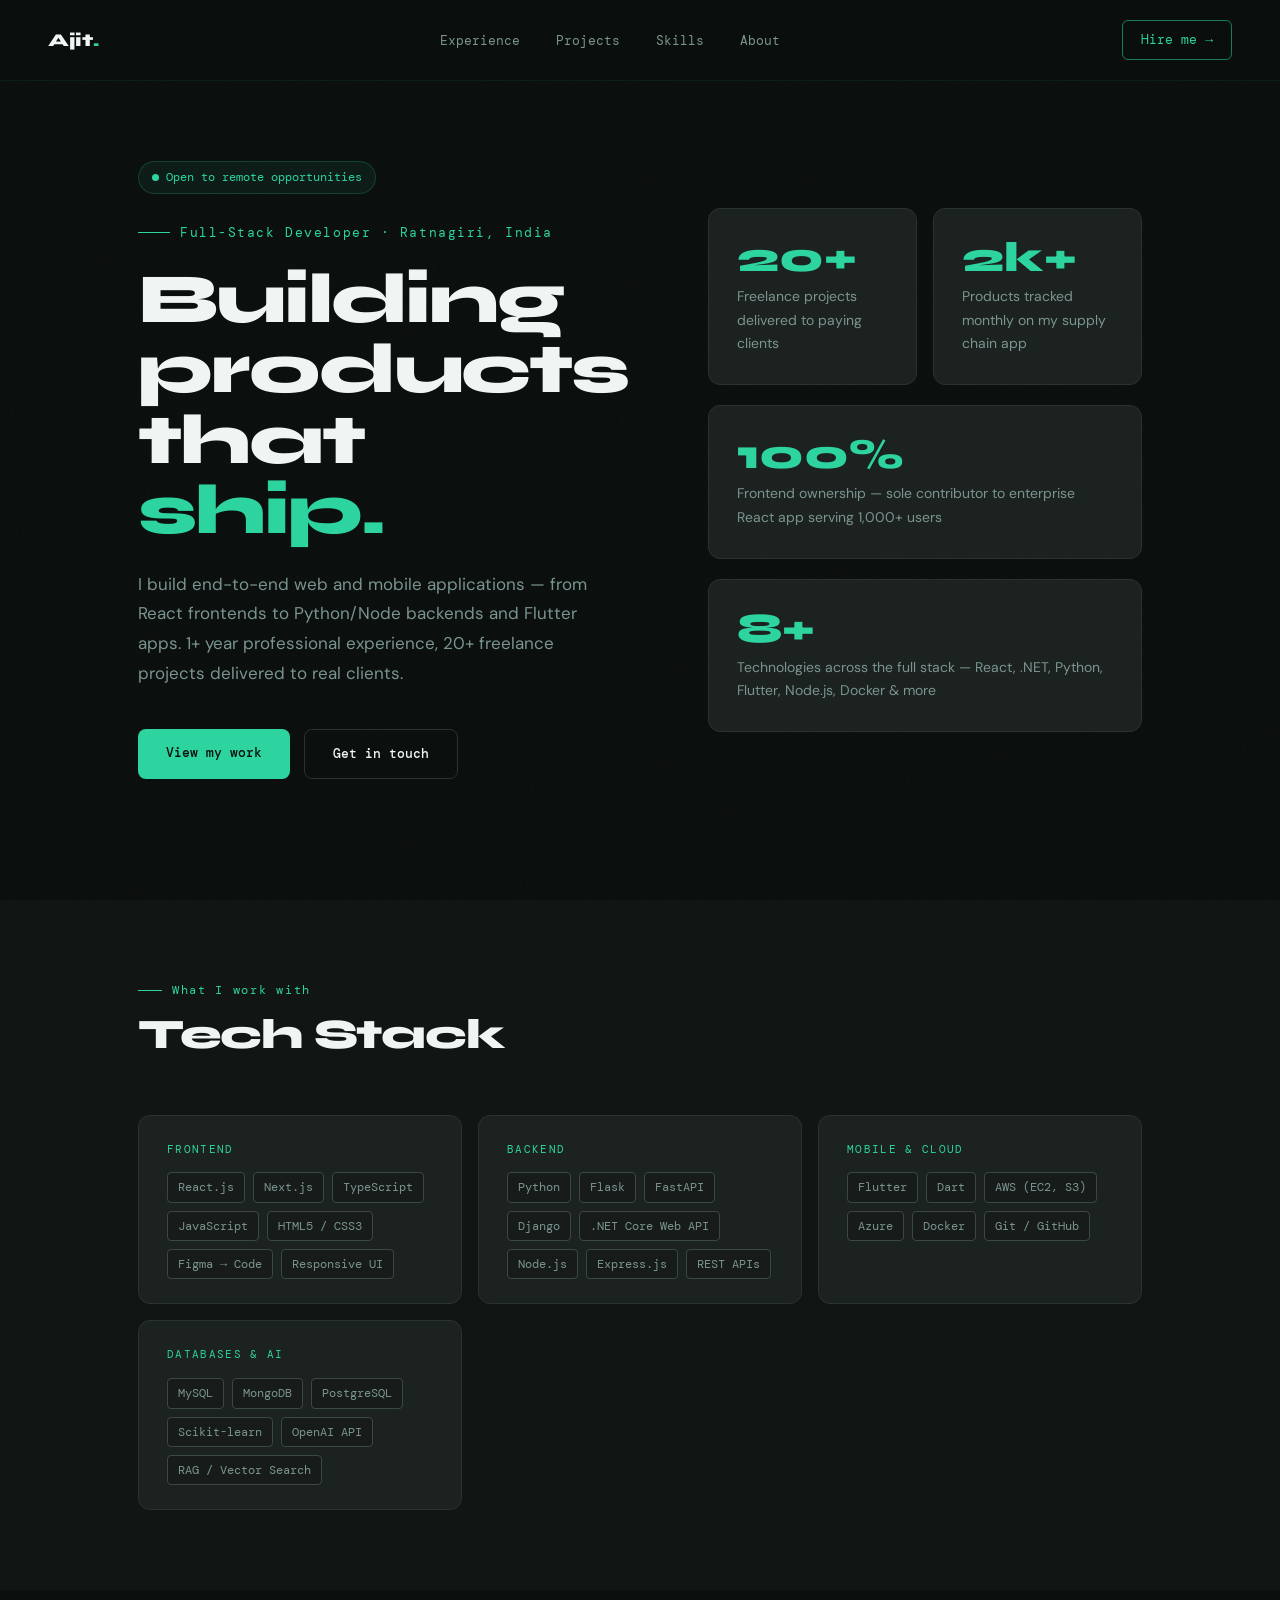
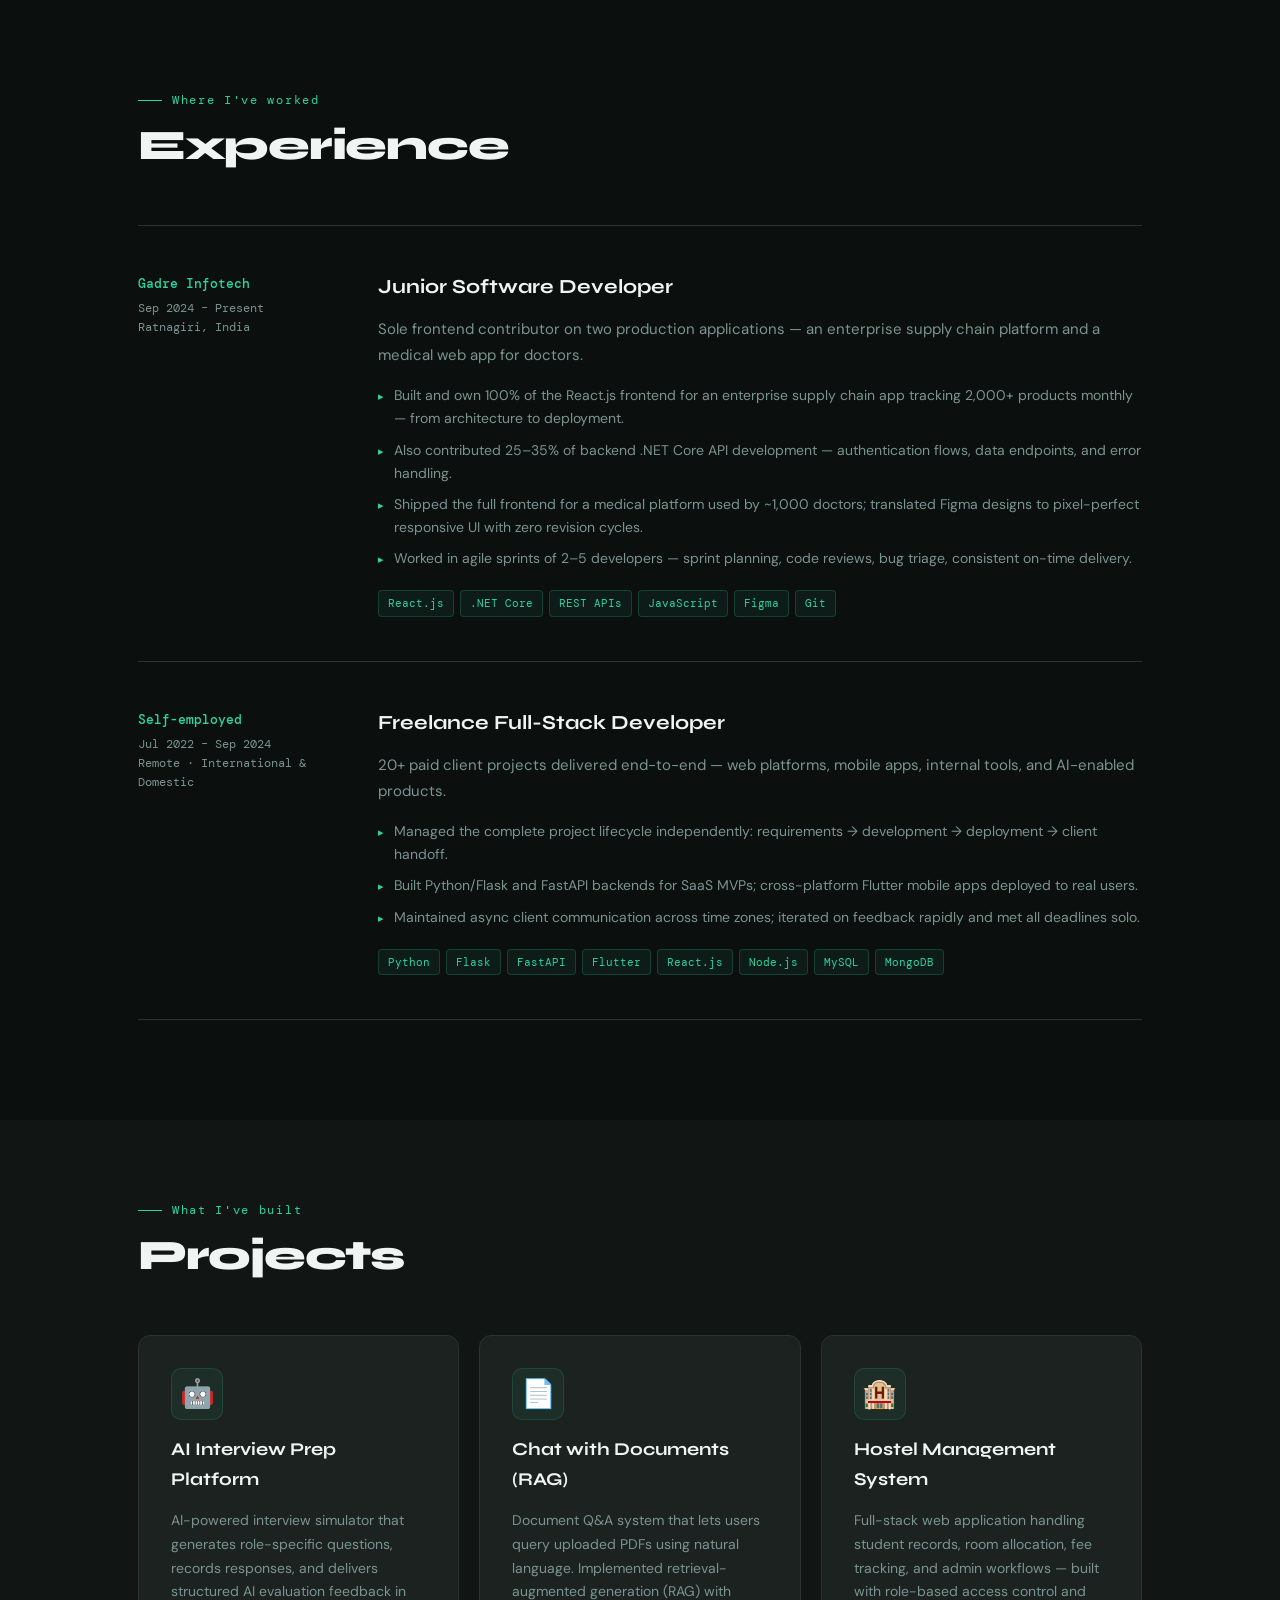
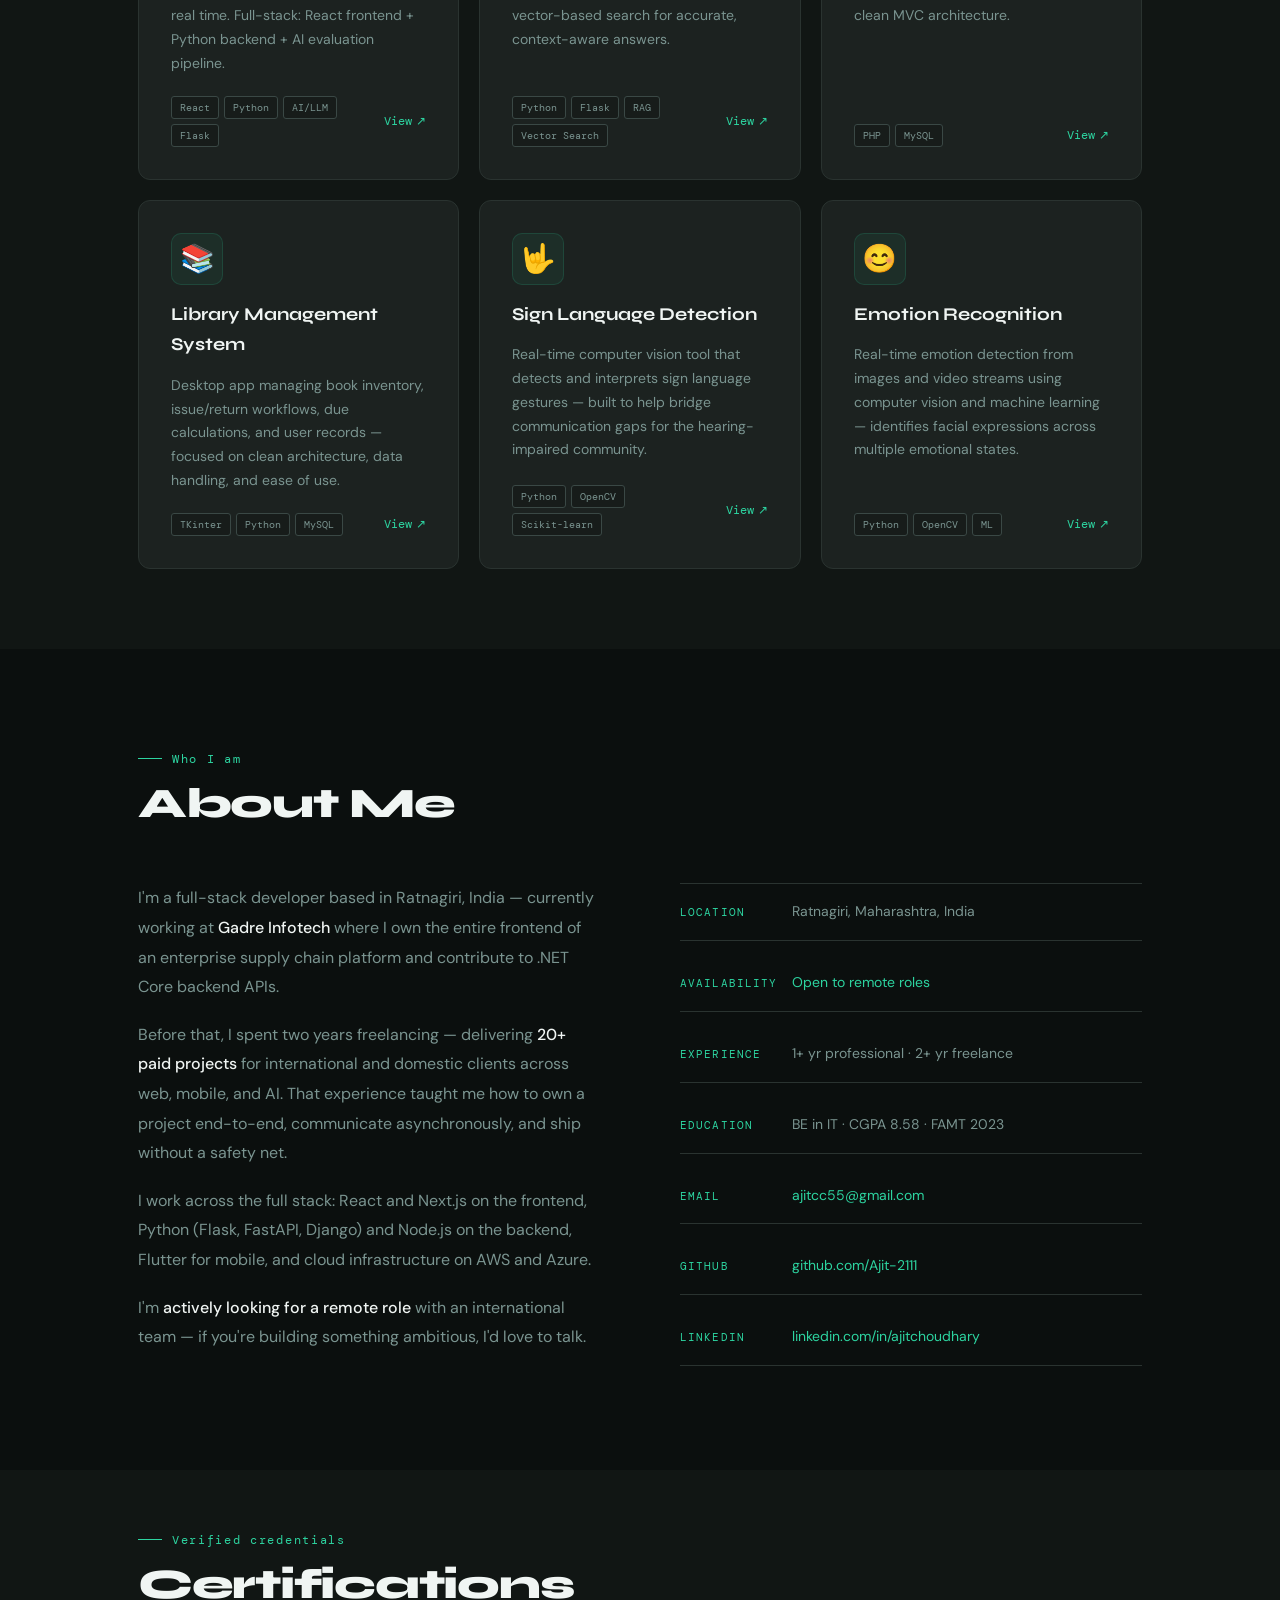
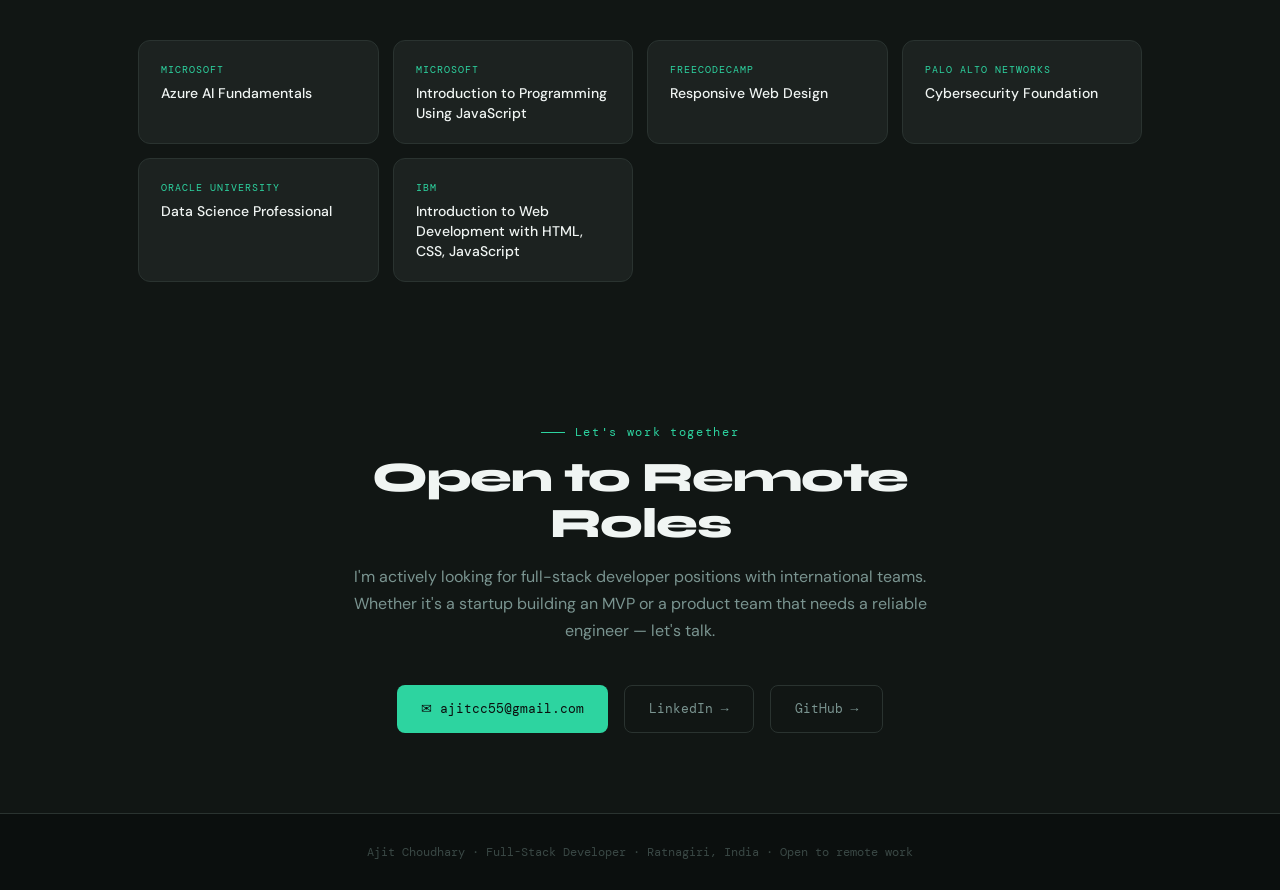
<file: index_v2.html>
<!DOCTYPE html>
<html lang="en">
<head>
<meta charset="UTF-8"/>
<meta name="viewport" content="width=device-width, initial-scale=1.0"/>
<title>Ajit Choudhary — Full-Stack Developer</title>
<link rel="preconnect" href="https://fonts.googleapis.com"/>
<link rel="preconnect" href="https://fonts.gstatic.com" crossorigin/>
<link href="https://fonts.googleapis.com/css2?family=Syne:wght@400;600;700;800&family=DM+Sans:ital,wght@0,300;0,400;0,500;1,300&family=DM+Mono:wght@400;500&display=swap" rel="stylesheet"/>
<style>
:root {
  --bg:       #0B0F0E;
  --bg2:      #111614;
  --bg3:      #171C1A;
  --surface:  #1C2220;
  --border:   #2A3330;
  --teal:     #2DD4A0;
  --teal-dim: #1A7A5E;
  --teal-bg:  rgba(45,212,160,0.07);
  --white:    #F0F5F3;
  --muted:    #7A9490;
  --faint:    #3A4845;
  --font-display: 'Syne', sans-serif;
  --font-body:    'DM Sans', sans-serif;
  --font-mono:    'DM Mono', monospace;
  --max: 1100px;
  --radius: 12px;
}

*, *::before, *::after { box-sizing: border-box; margin: 0; padding: 0; }

html { scroll-behavior: smooth; }

body {
  background: var(--bg);
  color: var(--white);
  font-family: var(--font-body);
  font-size: 16px;
  line-height: 1.7;
  overflow-x: hidden;
}

/* ── NOISE TEXTURE OVERLAY ── */
body::before {
  content: '';
  position: fixed;
  inset: 0;
  background-image: url("data:image/svg+xml,%3Csvg viewBox='0 0 256 256' xmlns='http://www.w3.org/2000/svg'%3E%3Cfilter id='noise'%3E%3CfeTurbulence type='fractalNoise' baseFrequency='0.9' numOctaves='4' stitchTiles='stitch'/%3E%3C/filter%3E%3Crect width='100%25' height='100%25' filter='url(%23noise)' opacity='0.03'/%3E%3C/svg%3E");
  pointer-events: none;
  z-index: 0;
  opacity: 0.4;
}

/* ── SCROLLBAR ── */
::-webkit-scrollbar { width: 4px; }
::-webkit-scrollbar-track { background: var(--bg); }
::-webkit-scrollbar-thumb { background: var(--teal-dim); border-radius: 2px; }

/* ── NAV ── */
nav {
  position: fixed;
  top: 0; left: 0; right: 0;
  z-index: 100;
  display: flex;
  align-items: center;
  justify-content: space-between;
  padding: 20px 48px;
  background: rgba(11,15,14,0.85);
  backdrop-filter: blur(16px);
  border-bottom: 1px solid rgba(45,212,160,0.08);
}

.nav-logo {
  font-family: var(--font-display);
  font-weight: 800;
  font-size: 18px;
  color: var(--white);
  text-decoration: none;
  letter-spacing: -0.02em;
}
.nav-logo span { color: var(--teal); }

.nav-links {
  display: flex;
  gap: 36px;
  list-style: none;
}
.nav-links a {
  font-family: var(--font-mono);
  font-size: 13px;
  color: var(--muted);
  text-decoration: none;
  transition: color 0.2s;
}
.nav-links a:hover { color: var(--teal); }

.nav-cta {
  font-family: var(--font-mono);
  font-size: 13px;
  color: var(--teal);
  border: 1px solid var(--teal-dim);
  padding: 8px 18px;
  border-radius: 6px;
  text-decoration: none;
  transition: background 0.2s;
}
.nav-cta:hover { background: var(--teal-bg); }

/* ── HERO ── */
#hero {
  min-height: 100vh;
  display: flex;
  align-items: center;
  padding: 120px 48px 80px;
  max-width: var(--max);
  margin: 0 auto;
  position: relative;
}

.hero-grid {
  display: grid;
  grid-template-columns: 1fr 1fr;
  gap: 80px;
  align-items: center;
  width: 100%;
}

.hero-eyebrow {
  font-family: var(--font-mono);
  font-size: 13px;
  color: var(--teal);
  letter-spacing: 0.12em;
  margin-bottom: 20px;
  display: flex;
  align-items: center;
  gap: 10px;
}
.hero-eyebrow::before {
  content: '';
  display: block;
  width: 32px;
  height: 1px;
  background: var(--teal);
}

h1 {
  font-family: var(--font-display);
  font-size: clamp(44px, 5.5vw, 72px);
  font-weight: 800;
  line-height: 1.0;
  letter-spacing: -0.03em;
  color: var(--white);
  margin-bottom: 24px;
}
h1 .accent { color: var(--teal); }

.hero-desc {
  font-size: 17px;
  color: var(--muted);
  line-height: 1.75;
  margin-bottom: 40px;
  max-width: 480px;
}

.hero-btns {
  display: flex;
  gap: 14px;
  flex-wrap: wrap;
}

.btn-primary {
  background: var(--teal);
  color: var(--bg);
  font-family: var(--font-mono);
  font-size: 13px;
  font-weight: 500;
  padding: 13px 28px;
  border-radius: 8px;
  text-decoration: none;
  transition: opacity 0.2s, transform 0.15s;
}
.btn-primary:hover { opacity: 0.88; transform: translateY(-1px); }

.btn-secondary {
  background: transparent;
  color: var(--white);
  font-family: var(--font-mono);
  font-size: 13px;
  font-weight: 500;
  padding: 13px 28px;
  border-radius: 8px;
  border: 1px solid var(--border);
  text-decoration: none;
  transition: border-color 0.2s, color 0.2s;
}
.btn-secondary:hover { border-color: var(--teal); color: var(--teal); }

.hero-stats {
  display: flex;
  flex-direction: column;
  gap: 20px;
}

.stat-card {
  background: var(--surface);
  border: 1px solid var(--border);
  border-radius: var(--radius);
  padding: 28px;
  transition: border-color 0.2s;
}
.stat-card:hover { border-color: var(--teal-dim); }

.stat-num {
  font-family: var(--font-display);
  font-size: 42px;
  font-weight: 800;
  color: var(--teal);
  line-height: 1;
  margin-bottom: 6px;
}
.stat-label {
  font-size: 14px;
  color: var(--muted);
}

.stat-row { display: grid; grid-template-columns: 1fr 1fr; gap: 16px; }

/* ── SECTION COMMON ── */
section {
  max-width: var(--max);
  margin: 0 auto;
  padding: 100px 48px;
}

.section-tag {
  font-family: var(--font-mono);
  font-size: 12px;
  color: var(--teal);
  letter-spacing: 0.14em;
  margin-bottom: 12px;
  display: flex;
  align-items: center;
  gap: 10px;
}
.section-tag::before {
  content: '';
  display: block;
  width: 24px;
  height: 1px;
  background: var(--teal);
}

h2 {
  font-family: var(--font-display);
  font-size: clamp(28px, 3.5vw, 42px);
  font-weight: 800;
  letter-spacing: -0.03em;
  color: var(--white);
  margin-bottom: 56px;
  line-height: 1.1;
}

/* ── SKILLS ── */
#skills { background: var(--bg2); padding-top: 80px; padding-bottom: 80px; max-width: 100%; }
#skills > .inner { max-width: var(--max); margin: 0 auto; padding: 0 48px; }

.skills-grid {
  display: grid;
  grid-template-columns: repeat(auto-fit, minmax(280px, 1fr));
  gap: 16px;
}

.skill-group {
  background: var(--surface);
  border: 1px solid var(--border);
  border-radius: var(--radius);
  padding: 24px 28px;
  transition: border-color 0.25s, transform 0.2s;
}
.skill-group:hover { border-color: var(--teal-dim); transform: translateY(-2px); }

.skill-group-title {
  font-family: var(--font-mono);
  font-size: 11px;
  color: var(--teal);
  letter-spacing: 0.12em;
  margin-bottom: 14px;
  text-transform: uppercase;
}

.skill-tags {
  display: flex;
  flex-wrap: wrap;
  gap: 8px;
}

.tag {
  font-family: var(--font-mono);
  font-size: 12px;
  color: var(--muted);
  background: var(--bg3);
  border: 1px solid var(--faint);
  padding: 4px 10px;
  border-radius: 4px;
  transition: color 0.2s, border-color 0.2s;
}
.tag:hover { color: var(--teal); border-color: var(--teal-dim); }

/* ── EXPERIENCE ── */
.exp-list { display: flex; flex-direction: column; gap: 0; }

.exp-item {
  display: grid;
  grid-template-columns: 200px 1fr;
  gap: 40px;
  padding: 44px 0;
  border-bottom: 1px solid var(--border);
  position: relative;
}
.exp-item:first-child { border-top: 1px solid var(--border); }

.exp-period {
  font-family: var(--font-mono);
  font-size: 12px;
  color: var(--muted);
  padding-top: 4px;
  line-height: 1.6;
}
.exp-period .company {
  display: block;
  font-size: 13px;
  color: var(--teal);
  font-weight: 500;
  margin-bottom: 4px;
}

.exp-title {
  font-family: var(--font-display);
  font-size: 20px;
  font-weight: 700;
  color: var(--white);
  margin-bottom: 12px;
}

.exp-body {
  font-size: 15px;
  color: var(--muted);
  line-height: 1.75;
  margin-bottom: 16px;
}

.exp-bullets {
  list-style: none;
  display: flex;
  flex-direction: column;
  gap: 8px;
  margin-bottom: 20px;
}
.exp-bullets li {
  font-size: 14px;
  color: var(--muted);
  padding-left: 16px;
  position: relative;
  line-height: 1.65;
}
.exp-bullets li::before {
  content: '▸';
  position: absolute;
  left: 0;
  color: var(--teal);
  font-size: 11px;
  top: 3px;
}

.exp-stack {
  display: flex;
  flex-wrap: wrap;
  gap: 6px;
}
.exp-stack span {
  font-family: var(--font-mono);
  font-size: 11px;
  color: var(--teal);
  background: var(--teal-bg);
  border: 1px solid rgba(45,212,160,0.2);
  padding: 3px 9px;
  border-radius: 4px;
}

/* ── PROJECTS ── */
#projects { background: var(--bg2); max-width: 100%; padding-top: 80px; padding-bottom: 80px; }
#projects > .inner { max-width: var(--max); margin: 0 auto; padding: 0 48px; }

.projects-grid {
  display: grid;
  grid-template-columns: repeat(auto-fit, minmax(320px, 1fr));
  gap: 20px;
}

.project-card {
  background: var(--surface);
  border: 1px solid var(--border);
  border-radius: var(--radius);
  padding: 32px;
  display: flex;
  flex-direction: column;
  gap: 14px;
  transition: border-color 0.25s, transform 0.2s;
  position: relative;
  overflow: hidden;
}
.project-card::before {
  content: '';
  position: absolute;
  top: 0; left: 0; right: 0;
  height: 2px;
  background: linear-gradient(90deg, var(--teal) 0%, transparent 100%);
  opacity: 0;
  transition: opacity 0.3s;
}
.project-card:hover { border-color: var(--teal-dim); transform: translateY(-3px); }
.project-card:hover::before { opacity: 1; }

.project-icon {
  font-size: 28px;
  width: 52px;
  height: 52px;
  background: var(--teal-bg);
  border-radius: 10px;
  display: flex;
  align-items: center;
  justify-content: center;
  border: 1px solid rgba(45,212,160,0.15);
}

.project-name {
  font-family: var(--font-display);
  font-size: 18px;
  font-weight: 700;
  color: var(--white);
}

.project-desc {
  font-size: 14px;
  color: var(--muted);
  line-height: 1.7;
  flex: 1;
}

.project-footer {
  display: flex;
  align-items: center;
  justify-content: space-between;
  margin-top: 6px;
}

.project-stack {
  display: flex;
  flex-wrap: wrap;
  gap: 5px;
}
.project-stack span {
  font-family: var(--font-mono);
  font-size: 10px;
  color: var(--muted);
  background: var(--bg3);
  border: 1px solid var(--faint);
  padding: 2px 8px;
  border-radius: 3px;
}

.project-link {
  font-family: var(--font-mono);
  font-size: 12px;
  color: var(--teal);
  text-decoration: none;
  display: flex;
  align-items: center;
  gap: 4px;
  white-space: nowrap;
  margin-left: 12px;
}
.project-link:hover { text-decoration: underline; }
.arrow { display: inline-block; transition: transform 0.2s; }
.project-link:hover .arrow { transform: translate(2px, -2px); }

/* ── ABOUT ── */
.about-grid {
  display: grid;
  grid-template-columns: 1fr 1fr;
  gap: 80px;
  align-items: start;
}

.about-text p {
  font-size: 16px;
  color: var(--muted);
  line-height: 1.85;
  margin-bottom: 18px;
}
.about-text p strong { color: var(--white); font-weight: 500; }

.about-meta {
  display: flex;
  flex-direction: column;
  gap: 14px;
}

.meta-row {
  display: flex;
  align-items: baseline;
  gap: 12px;
  padding: 16px 0;
  border-bottom: 1px solid var(--border);
}
.meta-row:first-child { border-top: 1px solid var(--border); }

.meta-key {
  font-family: var(--font-mono);
  font-size: 11px;
  color: var(--teal);
  letter-spacing: 0.1em;
  min-width: 100px;
  text-transform: uppercase;
}
.meta-val {
  font-size: 14px;
  color: var(--muted);
}

/* ── CERTS ── */
.certs-grid {
  display: grid;
  grid-template-columns: repeat(auto-fill, minmax(240px, 1fr));
  gap: 14px;
}

.cert-item {
  background: var(--surface);
  border: 1px solid var(--border);
  border-radius: var(--radius);
  padding: 20px 22px;
  display: flex;
  flex-direction: column;
  gap: 6px;
  transition: border-color 0.2s;
}
.cert-item:hover { border-color: var(--teal-dim); }

.cert-issuer {
  font-family: var(--font-mono);
  font-size: 10px;
  color: var(--teal);
  letter-spacing: 0.1em;
  text-transform: uppercase;
}
.cert-name {
  font-size: 14px;
  color: var(--white);
  font-weight: 500;
  line-height: 1.4;
}

/* ── CONTACT ── */
#contact {
  background: var(--bg2);
  max-width: 100%;
  padding: 80px 48px;
  text-align: center;
}
#contact > .inner {
  max-width: 600px;
  margin: 0 auto;
}
#contact h2 { margin-bottom: 16px; }
#contact p {
  font-size: 16px;
  color: var(--muted);
  margin-bottom: 40px;
}
.contact-links {
  display: flex;
  justify-content: center;
  gap: 16px;
  flex-wrap: wrap;
}
.contact-link {
  font-family: var(--font-mono);
  font-size: 13px;
  padding: 12px 24px;
  border-radius: 8px;
  text-decoration: none;
  display: flex;
  align-items: center;
  gap: 8px;
  transition: all 0.2s;
}
.contact-link.primary { background: var(--teal); color: var(--bg); }
.contact-link.primary:hover { opacity: 0.88; }
.contact-link.secondary { border: 1px solid var(--border); color: var(--muted); }
.contact-link.secondary:hover { border-color: var(--teal); color: var(--teal); }

/* ── FOOTER ── */
footer {
  text-align: center;
  padding: 28px 48px;
  font-family: var(--font-mono);
  font-size: 12px;
  color: var(--faint);
  border-top: 1px solid var(--border);
}

/* ── AVAILABLE BADGE ── */
.available-dot {
  display: inline-flex;
  align-items: center;
  gap: 7px;
  font-family: var(--font-mono);
  font-size: 12px;
  color: var(--teal);
  background: var(--teal-bg);
  border: 1px solid rgba(45,212,160,0.2);
  padding: 5px 13px;
  border-radius: 20px;
  margin-bottom: 28px;
}
.dot-pulse {
  width: 7px; height: 7px;
  background: var(--teal);
  border-radius: 50%;
  animation: pulse 2s infinite;
}
@keyframes pulse {
  0%, 100% { opacity: 1; transform: scale(1); }
  50% { opacity: 0.4; transform: scale(0.8); }
}

/* ── ANIMATIONS ── */
.fade-up {
  opacity: 0;
  transform: translateY(24px);
  transition: opacity 0.6s ease, transform 0.6s ease;
}
.fade-up.visible { opacity: 1; transform: translateY(0); }

/* ── RESPONSIVE ── */
@media (max-width: 768px) {
  nav { padding: 16px 24px; }
  .nav-links { display: none; }
  #hero, section { padding: 80px 24px 60px; }
  .hero-grid { grid-template-columns: 1fr; gap: 48px; }
  .about-grid { grid-template-columns: 1fr; gap: 40px; }
  .exp-item { grid-template-columns: 1fr; gap: 8px; }
  #skills > .inner, #projects > .inner, #contact { padding: 60px 24px; }
  h1 { font-size: 38px; }
}
</style>
</head>
<body>

<!-- NAV -->
<nav>
  <a href="#hero" class="nav-logo">Ajit<span>.</span></a>
  <ul class="nav-links">
    <li><a href="#experience">Experience</a></li>
    <li><a href="#projects">Projects</a></li>
    <li><a href="#skills">Skills</a></li>
    <li><a href="#about">About</a></li>
  </ul>
  <a href="mailto:ajitcc55@gmail.com" class="nav-cta">Hire me →</a>
</nav>

<!-- HERO -->
<div id="hero">
  <div class="hero-grid">
    <div>
      <div class="available-dot">
        <span class="dot-pulse"></span>
        Open to remote opportunities
      </div>
      <div class="hero-eyebrow">Full-Stack Developer · Ratnagiri, India</div>
      <h1>Building<br/>products<br/>that <span class="accent">ship.</span></h1>
      <p class="hero-desc">
        I build end-to-end web and mobile applications — from React frontends to Python/Node backends and Flutter apps. 1+ year professional experience, 20+ freelance projects delivered to real clients.
      </p>
      <div class="hero-btns">
        <a href="#projects" class="btn-primary">View my work</a>
        <a href="mailto:ajitcc55@gmail.com" class="btn-secondary">Get in touch</a>
      </div>
    </div>
    <div class="hero-stats">
      <div class="stat-row">
        <div class="stat-card fade-up">
          <div class="stat-num">20+</div>
          <div class="stat-label">Freelance projects delivered to paying clients</div>
        </div>
        <div class="stat-card fade-up" style="transition-delay:0.1s">
          <div class="stat-num">2k+</div>
          <div class="stat-label">Products tracked monthly on my supply chain app</div>
        </div>
      </div>
      <div class="stat-card fade-up" style="transition-delay:0.2s">
        <div class="stat-num">100%</div>
        <div class="stat-label">Frontend ownership — sole contributor to enterprise React app serving 1,000+ users</div>
      </div>
      <div class="stat-card fade-up" style="transition-delay:0.3s">
        <div class="stat-num">8+</div>
        <div class="stat-label">Technologies across the full stack — React, .NET, Python, Flutter, Node.js, Docker &amp; more</div>
      </div>
    </div>
  </div>
</div>

<!-- SKILLS -->
<div id="skills">
  <div class="inner">
    <div class="section-tag">What I work with</div>
    <h2>Tech Stack</h2>
    <div class="skills-grid">
      <div class="skill-group fade-up">
        <div class="skill-group-title">Frontend</div>
        <div class="skill-tags">
          <span class="tag">React.js</span>
          <span class="tag">Next.js</span>
          <span class="tag">TypeScript</span>
          <span class="tag">JavaScript</span>
          <span class="tag">HTML5 / CSS3</span>
          <span class="tag">Figma → Code</span>
          <span class="tag">Responsive UI</span>
        </div>
      </div>
      <div class="skill-group fade-up" style="transition-delay:0.08s">
        <div class="skill-group-title">Backend</div>
        <div class="skill-tags">
          <span class="tag">Python</span>
          <span class="tag">Flask</span>
          <span class="tag">FastAPI</span>
          <span class="tag">Django</span>
          <span class="tag">.NET Core Web API</span>
          <span class="tag">Node.js</span>
          <span class="tag">Express.js</span>
          <span class="tag">REST APIs</span>
        </div>
      </div>
      <div class="skill-group fade-up" style="transition-delay:0.16s">
        <div class="skill-group-title">Mobile &amp; Cloud</div>
        <div class="skill-tags">
          <span class="tag">Flutter</span>
          <span class="tag">Dart</span>
          <span class="tag">AWS (EC2, S3)</span>
          <span class="tag">Azure</span>
          <span class="tag">Docker</span>
          <span class="tag">Git / GitHub</span>
        </div>
      </div>
      <div class="skill-group fade-up" style="transition-delay:0.24s">
        <div class="skill-group-title">Databases &amp; AI</div>
        <div class="skill-tags">
          <span class="tag">MySQL</span>
          <span class="tag">MongoDB</span>
          <span class="tag">PostgreSQL</span>
          <span class="tag">Scikit-learn</span>
          <span class="tag">OpenAI API</span>
          <span class="tag">RAG / Vector Search</span>
        </div>
      </div>
    </div>
  </div>
</div>

<!-- EXPERIENCE -->
<section id="experience">
  <div class="section-tag">Where I've worked</div>
  <h2>Experience</h2>
  <div class="exp-list">

    <div class="exp-item fade-up">
      <div class="exp-period">
        <span class="company">Gadre Infotech</span>
        Sep 2024 – Present<br/>Ratnagiri, India
      </div>
      <div>
        <div class="exp-title">Junior Software Developer</div>
        <p class="exp-body">Sole frontend contributor on two production applications — an enterprise supply chain platform and a medical web app for doctors.</p>
        <ul class="exp-bullets">
          <li>Built and own 100% of the React.js frontend for an enterprise supply chain app tracking 2,000+ products monthly — from architecture to deployment.</li>
          <li>Also contributed 25–35% of backend .NET Core API development — authentication flows, data endpoints, and error handling.</li>
          <li>Shipped the full frontend for a medical platform used by ~1,000 doctors; translated Figma designs to pixel-perfect responsive UI with zero revision cycles.</li>
          <li>Worked in agile sprints of 2–5 developers — sprint planning, code reviews, bug triage, consistent on-time delivery.</li>
        </ul>
        <div class="exp-stack">
          <span>React.js</span><span>.NET Core</span><span>REST APIs</span><span>JavaScript</span><span>Figma</span><span>Git</span>
        </div>
      </div>
    </div>

    <div class="exp-item fade-up">
      <div class="exp-period">
        <span class="company">Self-employed</span>
        Jul 2022 – Sep 2024<br/>Remote · International &amp; Domestic
      </div>
      <div>
        <div class="exp-title">Freelance Full-Stack Developer</div>
        <p class="exp-body">20+ paid client projects delivered end-to-end — web platforms, mobile apps, internal tools, and AI-enabled products.</p>
        <ul class="exp-bullets">
          <li>Managed the complete project lifecycle independently: requirements → development → deployment → client handoff.</li>
          <li>Built Python/Flask and FastAPI backends for SaaS MVPs; cross-platform Flutter mobile apps deployed to real users.</li>
          <li>Maintained async client communication across time zones; iterated on feedback rapidly and met all deadlines solo.</li>
        </ul>
        <div class="exp-stack">
          <span>Python</span><span>Flask</span><span>FastAPI</span><span>Flutter</span><span>React.js</span><span>Node.js</span><span>MySQL</span><span>MongoDB</span>
        </div>
      </div>
    </div>

  </div>
</section>

<!-- PROJECTS -->
<div id="projects">
  <div class="inner">
    <div class="section-tag">What I've built</div>
    <h2>Projects</h2>
    <div class="projects-grid">

      <div class="project-card fade-up">
        <div class="project-icon">🤖</div>
        <div class="project-name">AI Interview Prep Platform</div>
        <p class="project-desc">AI-powered interview simulator that generates role-specific questions, records responses, and delivers structured AI evaluation feedback in real time. Full-stack: React frontend + Python backend + AI evaluation pipeline.</p>
        <div class="project-footer">
          <div class="project-stack">
            <span>React</span><span>Python</span><span>AI/LLM</span><span>Flask</span>
          </div>
          <a href="https://github.com/Ajit-2111/ai-interview-prep" target="_blank" class="project-link">View <span class="arrow">↗</span></a>
        </div>
      </div>

      <div class="project-card fade-up" style="transition-delay:0.1s">
        <div class="project-icon">📄</div>
        <div class="project-name">Chat with Documents (RAG)</div>
        <p class="project-desc">Document Q&amp;A system that lets users query uploaded PDFs using natural language. Implemented retrieval-augmented generation (RAG) with vector-based search for accurate, context-aware answers.</p>
        <div class="project-footer">
          <div class="project-stack">
            <span>Python</span><span>Flask</span><span>RAG</span><span>Vector Search</span>
          </div>
          <a href="https://github.com/Ajit-2111/document-converse" target="_blank" class="project-link">View <span class="arrow">↗</span></a>
        </div>
      </div>

      <div class="project-card fade-up" style="transition-delay:0.2s">
        <div class="project-icon">🏨</div>
        <div class="project-name">Hostel Management System</div>
        <p class="project-desc">Full-stack web application handling student records, room allocation, fee tracking, and admin workflows — built with role-based access control and clean MVC architecture.</p>
        <div class="project-footer">
          <div class="project-stack">
            <span>PHP</span><span>MySQL</span>
          </div>
          <a href="https://github.com/Ajit-2111/hostel-management-system" target="_blank" class="project-link">View <span class="arrow">↗</span></a>
        </div>
      </div>

      <div class="project-card fade-up" style="transition-delay:0.3s">
        <div class="project-icon">📚</div>
        <div class="project-name">Library Management System</div>
        <p class="project-desc">Desktop app managing book inventory, issue/return workflows, due calculations, and user records — focused on clean architecture, data handling, and ease of use.</p>
        <div class="project-footer">
          <div class="project-stack">
            <span>TKinter</span><span>Python</span><span>MySQL</span>
          </div>
          <a href="https://github.com/Ajit-2111/Library-Management-System" target="_blank" class="project-link">View <span class="arrow">↗</span></a>
        </div>
      </div>

      <div class="project-card fade-up" style="transition-delay:0.15s">
        <div class="project-icon">🤟</div>
        <div class="project-name">Sign Language Detection</div>
        <p class="project-desc">Real-time computer vision tool that detects and interprets sign language gestures — built to help bridge communication gaps for the hearing-impaired community.</p>
        <div class="project-footer">
          <div class="project-stack">
            <span>Python</span><span>OpenCV</span><span>Scikit-learn</span>
          </div>
          <a href="https://github.com/Ajit-2111/sign-language-detection" target="_blank" class="project-link">View <span class="arrow">↗</span></a>
        </div>
      </div>

      <div class="project-card fade-up" style="transition-delay:0.25s">
        <div class="project-icon">😊</div>
        <div class="project-name">Emotion Recognition</div>
        <p class="project-desc">Real-time emotion detection from images and video streams using computer vision and machine learning — identifies facial expressions across multiple emotional states.</p>
        <div class="project-footer">
          <div class="project-stack">
            <span>Python</span><span>OpenCV</span><span>ML</span>
          </div>
          <a href="https://github.com/Ajit-2111/emotion-detection" target="_blank" class="project-link">View <span class="arrow">↗</span></a>
        </div>
      </div>

    </div>
  </div>
</div>

<!-- ABOUT -->
<section id="about">
  <div class="section-tag">Who I am</div>
  <h2>About Me</h2>
  <div class="about-grid">
    <div class="about-text fade-up">
      <p>I'm a full-stack developer based in Ratnagiri, India — currently working at <strong>Gadre Infotech</strong> where I own the entire frontend of an enterprise supply chain platform and contribute to .NET Core backend APIs.</p>
      <p>Before that, I spent two years freelancing — delivering <strong>20+ paid projects</strong> for international and domestic clients across web, mobile, and AI. That experience taught me how to own a project end-to-end, communicate asynchronously, and ship without a safety net.</p>
      <p>I work across the full stack: React and Next.js on the frontend, Python (Flask, FastAPI, Django) and Node.js on the backend, Flutter for mobile, and cloud infrastructure on AWS and Azure.</p>
      <p>I'm <strong>actively looking for a remote role</strong> with an international team — if you're building something ambitious, I'd love to talk.</p>
    </div>
    <div class="about-meta fade-up" style="transition-delay:0.15s">
      <div class="meta-row">
        <span class="meta-key">Location</span>
        <span class="meta-val">Ratnagiri, Maharashtra, India</span>
      </div>
      <div class="meta-row">
        <span class="meta-key">Availability</span>
        <span class="meta-val" style="color:var(--teal)">Open to remote roles</span>
      </div>
      <div class="meta-row">
        <span class="meta-key">Experience</span>
        <span class="meta-val">1+ yr professional · 2+ yr freelance</span>
      </div>
      <div class="meta-row">
        <span class="meta-key">Education</span>
        <span class="meta-val">BE in IT · CGPA 8.58 · FAMT 2023</span>
      </div>
      <div class="meta-row">
        <span class="meta-key">Email</span>
        <span class="meta-val"><a href="mailto:ajitcc55@gmail.com" style="color:var(--teal);text-decoration:none;">ajitcc55@gmail.com</a></span>
      </div>
      <div class="meta-row">
        <span class="meta-key">GitHub</span>
        <span class="meta-val"><a href="https://github.com/Ajit-2111" target="_blank" style="color:var(--teal);text-decoration:none;">github.com/Ajit-2111</a></span>
      </div>
      <div class="meta-row">
        <span class="meta-key">LinkedIn</span>
        <span class="meta-val"><a href="https://linkedin.com/in/ajitchoudhary" target="_blank" style="color:var(--teal);text-decoration:none;">linkedin.com/in/ajitchoudhary</a></span>
      </div>
    </div>
  </div>
</section>

<!-- CERTIFICATIONS -->
<div id="skills" style="background:var(--bg2);max-width:100%;padding:60px 0;">
  <div style="max-width:var(--max);margin:0 auto;padding:0 48px;">
    <div class="section-tag">Verified credentials</div>
    <h2 style="margin-bottom:32px;">Certifications</h2>
    <div class="certs-grid">
      <div class="cert-item fade-up"><div class="cert-issuer">Microsoft</div><div class="cert-name">Azure AI Fundamentals</div></div>
      <div class="cert-item fade-up"><div class="cert-issuer">Microsoft</div><div class="cert-name">Introduction to Programming Using JavaScript</div></div>
      <div class="cert-item fade-up"><div class="cert-issuer">freeCodeCamp</div><div class="cert-name">Responsive Web Design</div></div>
      <div class="cert-item fade-up"><div class="cert-issuer">Palo Alto Networks</div><div class="cert-name">Cybersecurity Foundation</div></div>
      <div class="cert-item fade-up"><div class="cert-issuer">Oracle University</div><div class="cert-name">Data Science Professional</div></div>
      <div class="cert-item fade-up"><div class="cert-issuer">IBM</div><div class="cert-name">Introduction to Web Development with HTML, CSS, JavaScript</div></div>
    </div>
  </div>
</div>

<!-- CONTACT -->
<div id="contact">
  <div class="inner">
    <div class="section-tag" style="justify-content:center;">Let's work together</div>
    <h2>Open to Remote Roles</h2>
    <p>I'm actively looking for full-stack developer positions with international teams. Whether it's a startup building an MVP or a product team that needs a reliable engineer — let's talk.</p>
    <div class="contact-links">
      <a href="mailto:ajitcc55@gmail.com" class="contact-link primary">✉ ajitcc55@gmail.com</a>
      <a href="https://linkedin.com/in/ajitchoudhary" target="_blank" class="contact-link secondary">LinkedIn →</a>
      <a href="https://github.com/Ajit-2111" target="_blank" class="contact-link secondary">GitHub →</a>
    </div>
  </div>
</div>

<!-- FOOTER -->
<footer>
  Ajit Choudhary · Full-Stack Developer · Ratnagiri, India · Open to remote work
</footer>

<script>
// Intersection Observer for fade-up animations
const observer = new IntersectionObserver((entries) => {
  entries.forEach(e => {
    if (e.isIntersecting) {
      e.target.classList.add('visible');
    }
  });
}, { threshold: 0.12 });

document.querySelectorAll('.fade-up').forEach(el => observer.observe(el));

// Smooth active state for nav
const sections = document.querySelectorAll('section, [id]');
const navLinks = document.querySelectorAll('.nav-links a');

window.addEventListener('scroll', () => {
  let current = '';
  sections.forEach(s => {
    if (window.scrollY >= s.offsetTop - 120) current = s.id;
  });
  navLinks.forEach(a => {
    a.style.color = a.getAttribute('href') === '#' + current ? 'var(--teal)' : '';
  });
});
</script>
</body>
</html>
</file>
